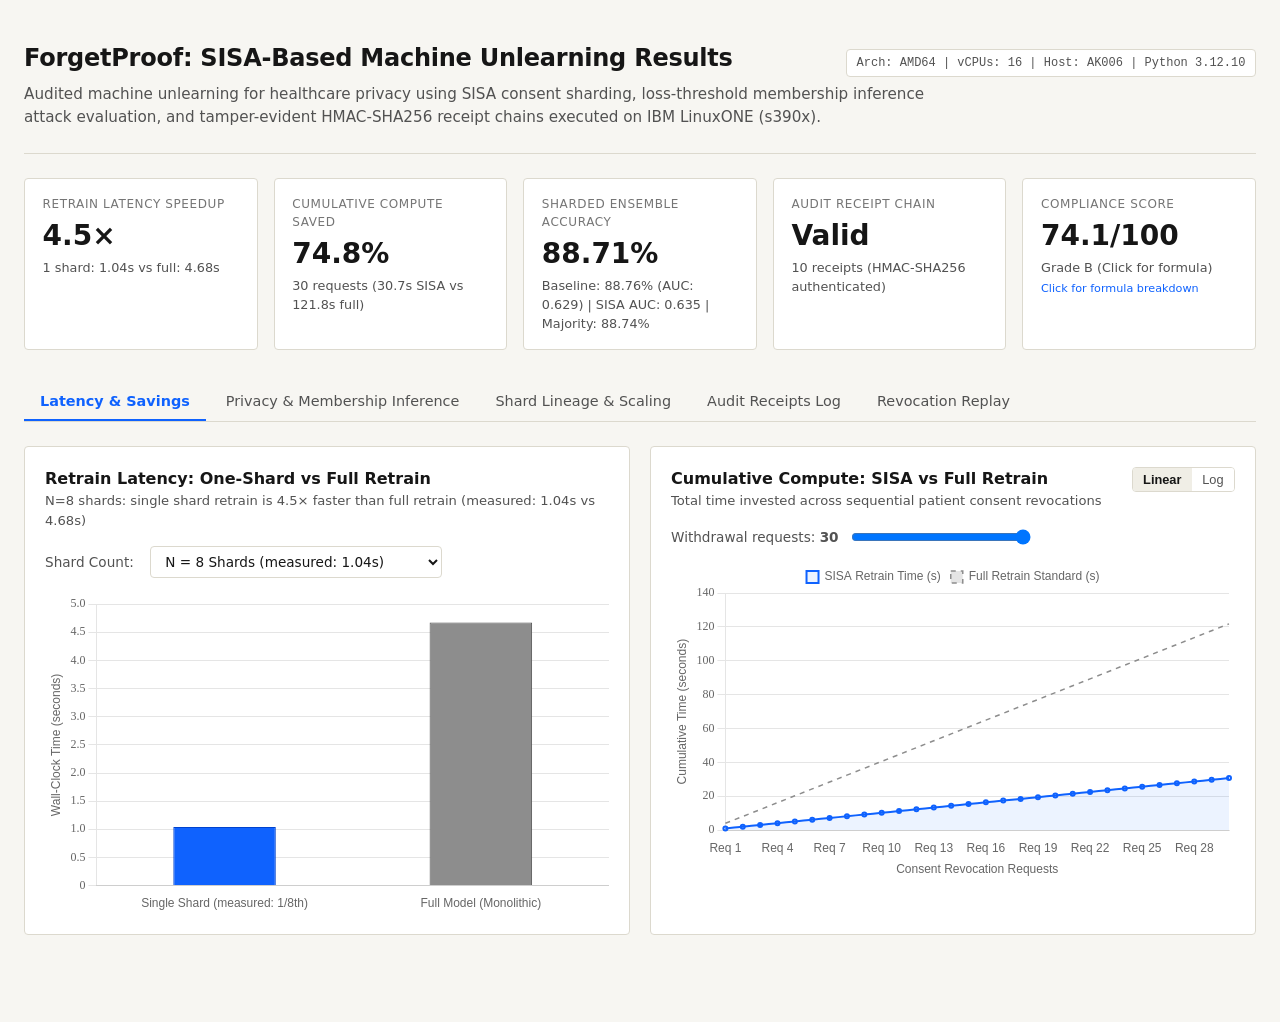
<file: index.html>
<!DOCTYPE html>
<html lang="en">
<head>
    <meta charset="UTF-8">
    <meta name="viewport" content="width=device-width, initial-scale=1.0">
    <meta http-equiv="refresh" content="0; url=dashboard/">
    <title>ForgetProof Dashboard</title>
    <script>
        window.location.replace("dashboard/");
    </script>
</head>
<body style="background:#0a0f1d; color:#e2e8f0; font-family:-apple-system, BlinkMacSystemFont, 'Segoe UI', Roboto, sans-serif; display:flex; flex-direction:column; justify-content:center; align-items:center; height:100vh; margin:0; text-align:center;">
    <h2 style="font-weight:600; margin-bottom:8px;">ForgetProof Executive Dashboard</h2>
    <p style="color:#94a3b8; margin-top:0;">Redirecting to interactive dashboard...</p>
    <p><a href="dashboard/" style="color:#38bdf8; text-decoration:none; font-weight:500;">Click here if not redirected automatically &rarr;</a></p>
</body>
</html>
</file>
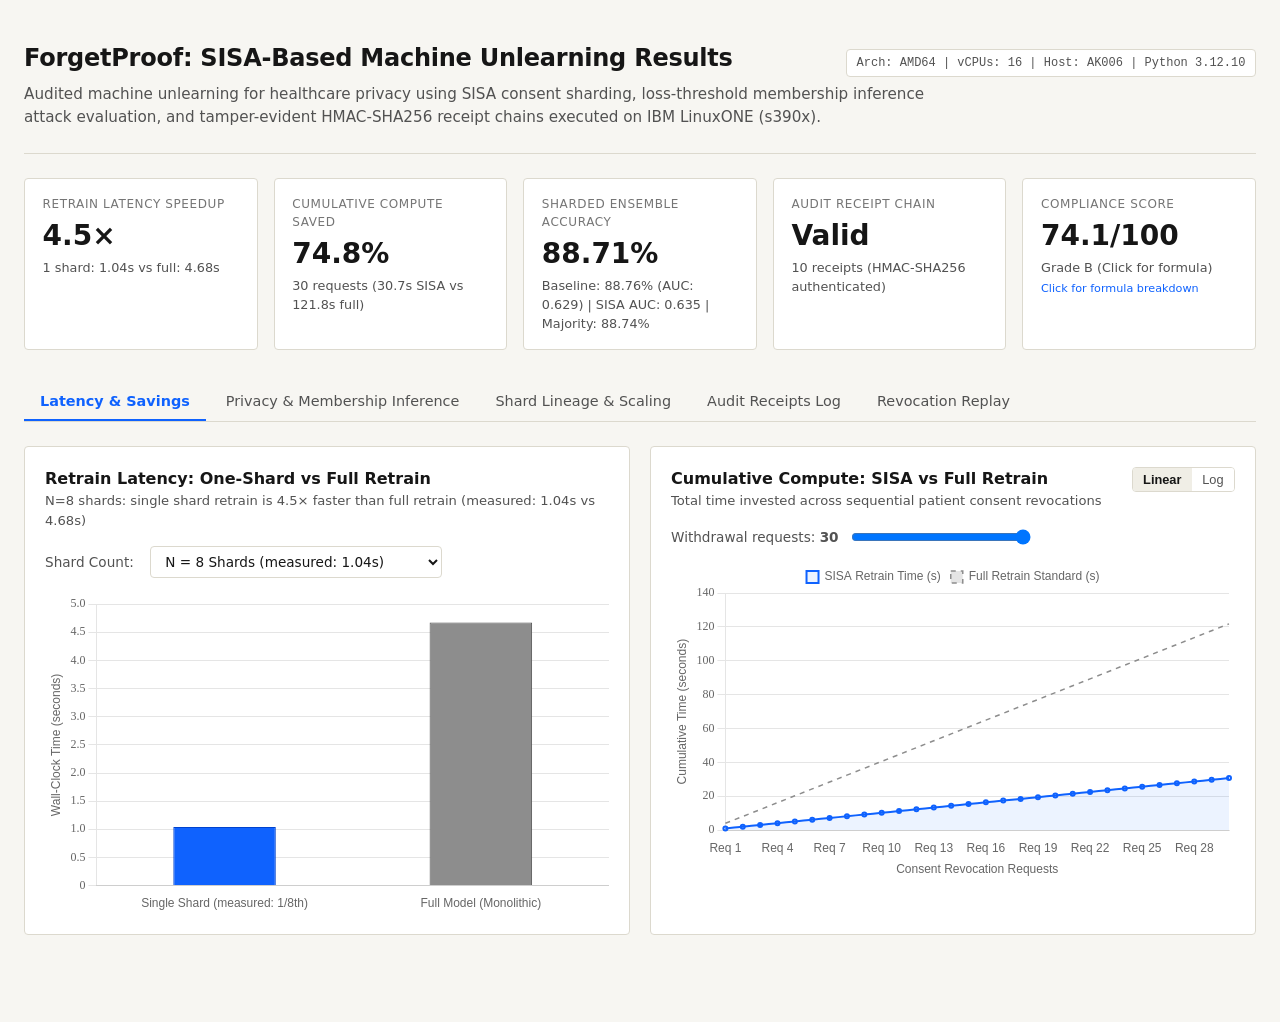
<file: dashboard/index.html>
<!DOCTYPE html>
<html lang="en">
<head>
  <meta charset="UTF-8">
  <meta name="viewport" content="width=device-width, initial-scale=1.0">
  <title>ForgetProof — Machine Unlearning Audit & Results Dashboard</title>
  <link rel="stylesheet" href="style.css">
</head>
<body>
  <div class="dashboard-wrapper">

    <!-- Top Audit Header -->
    <header class="dashboard-header">
      <div class="title-row">
        <h1>ForgetProof: SISA-Based Machine Unlearning Results</h1>
        <span id="hardwareChip" class="hardware-chip"></span>
      </div>
      <p class="summary-text">
        Audited machine unlearning for healthcare privacy using SISA consent sharding, loss-threshold membership inference attack evaluation, and tamper-evident HMAC-SHA256 receipt chains executed on IBM LinuxONE (s390x).
      </p>
    </header>

    <!-- Key Figures Row (5 metrics) -->
    <section class="kpi-row" aria-label="Key Figures">
      <div class="kpi-cell" id="kpiSpeedupCard">
        <div class="kpi-label">Retrain Latency Speedup</div>
        <div class="kpi-num" id="kpiSpeedup">—</div>
        <div class="kpi-context" id="kpiSpeedupSub">—</div>
      </div>

      <div class="kpi-cell" id="kpiSavedCard">
        <div class="kpi-label">Cumulative Compute Saved</div>
        <div class="kpi-num" id="kpiSaved">—</div>
        <div class="kpi-context" id="kpiSavedSub">—</div>
      </div>

      <div class="kpi-cell" id="kpiAccCard">
        <div class="kpi-label">Sharded Ensemble Accuracy</div>
        <div class="kpi-num" id="kpiAcc">—</div>
        <div class="kpi-context" id="kpiAccSub">—</div>
      </div>

      <div class="kpi-cell" id="kpiChainCard">
        <div class="kpi-label">Audit Receipt Chain</div>
        <div class="kpi-num" id="kpiChain">—</div>
        <div class="kpi-context" id="kpiChainSub">—</div>
      </div>

      <div class="kpi-cell kpi-clickable" id="kpiScoreCard">
        <div class="kpi-label">Compliance Score</div>
        <div class="kpi-num" id="kpiScore">—</div>
        <div class="kpi-context" id="kpiScoreSub">—</div>
        <div class="click-hint">Click for formula breakdown</div>
      </div>
    </section>

    <!-- Tabs Navigation -->
    <nav class="tabs-nav" aria-label="Dashboard Sections">
      <button class="tab-button active" data-target="tab-latency">Latency & Savings</button>
      <button class="tab-button" data-target="tab-privacy">Privacy & Membership Inference</button>
      <button class="tab-button" data-target="tab-lineage">Shard Lineage & Scaling</button>
      <button class="tab-button" data-target="tab-receipts">Audit Receipts Log</button>
      <button class="tab-button" data-target="tab-replay">Revocation Replay</button>
    </nav>

    <!-- TAB 1: Latency and Savings -->
    <section id="tab-latency" class="tab-panel active">
      <div class="card-grid">
        <!-- Chart 1: Bar Chart (One-Shard vs Full Retrain) -->
        <div class="content-card">
          <div class="card-title-row">
            <div>
              <div class="card-title">Retrain Latency: One-Shard vs Full Retrain</div>
              <div class="card-subtitle" id="barChartSubtitle">Comparison of wall-clock retraining time per withdrawal request</div>
            </div>
            <div class="control-bar" style="margin-bottom: 0;">
              <label for="shardSelect">Shard Count:</label>
              <select id="shardSelect"></select>
            </div>
          </div>
          <div class="chart-container">
            <canvas id="retrainBarCanvas"></canvas>
          </div>
        </div>

        <!-- Chart 2: Cumulative Compute Chart -->
        <div class="content-card">
          <div class="card-title-row">
            <div>
              <div class="card-title">Cumulative Compute: SISA vs Full Retrain</div>
              <div class="card-subtitle">Total time invested across sequential patient consent revocations</div>
            </div>
            <div class="toggle-group">
              <button id="toggleLinear" class="toggle-option active">Linear</button>
              <button id="toggleLog" class="toggle-option">Log</button>
            </div>
          </div>
          <div class="control-bar">
            <div class="slider-group">
              <label for="withdrawalSlider">Withdrawal requests: <strong id="sliderVal">30</strong></label>
              <input type="range" id="withdrawalSlider" min="1" max="30" value="30">
            </div>
          </div>
          <div class="chart-container">
            <canvas id="cumulativeCanvas"></canvas>
          </div>
        </div>
      </div>
    </section>

    <!-- TAB 2: Privacy and Membership Inference -->
    <section id="tab-privacy" class="tab-panel">
      <div class="card-grid">
        <!-- Chart 3: Overlapping Loss Distribution Histogram -->
        <div class="content-card">
          <div class="card-title-row">
            <div>
              <div class="card-title">Per-Sample Cross-Entropy Loss Distributions</div>
              <div class="card-subtitle">Overlapping distributions for training members, unlearned canaries, and non-members</div>
            </div>
          </div>
          <div class="chart-container">
            <canvas id="lossHistCanvas"></canvas>
          </div>
        </div>

        <!-- Chart 4: Threshold Slider & ROC Curve -->
        <div class="content-card">
          <div class="card-title-row">
            <div>
              <div class="card-title">Membership Inference Attack ROC & Threshold Evaluation</div>
              <div class="card-subtitle">Live adversary detection metrics under varying loss thresholds</div>
            </div>
          </div>
          <div class="control-bar">
            <div class="slider-group">
              <label for="threshSlider">Decision Threshold: <strong id="threshVal">0.0685</strong></label>
              <input type="range" id="threshSlider" min="0.01" max="1.0" step="0.005" value="0.0685">
            </div>
            <div style="display: flex; gap: 1rem; font-family: var(--font-mono); font-size: 0.8rem; align-items: center; flex-wrap: wrap;">
              <span>Attack Acc: <strong id="liveAccuracy">—</strong> <span style="color: var(--text-subtle);">(majority rate: 83.3% at TPR=0)</span></span>
              <span>TPR: <strong id="liveTpr">—</strong></span>
              <span>FPR: <strong id="liveFpr">—</strong></span>
            </div>
          </div>
          <div class="chart-container">
            <canvas id="rocCanvas"></canvas>
          </div>
        </div>
      </div>
      <div class="plain-notice">
        On our canary test, the removed canaries' loss moved toward the non-member distribution after shard retraining. This is one small test and is not proof of forgetting.
      </div>
    </section>

    <!-- TAB 3: Shard Lineage & Scaling -->
    <section id="tab-lineage" class="tab-panel">
      <div class="content-card" style="margin-bottom: 1.25rem;">
        <div class="card-title-row">
          <div>
            <div class="card-title">Shard Sweep Scaling: N=1 to N=16</div>
            <div class="card-subtitle">Tradeoff between isolation granularity, utility, and parallel fitting latency</div>
          </div>
          <div class="toggle-group">
            <button id="toggleScalingAcc" class="toggle-option active">Accuracy</button>
            <button id="toggleScalingTime" class="toggle-option">Retrain Time</button>
          </div>
        </div>
        <div class="chart-container" style="height: 260px;">
          <canvas id="scalingCanvas"></canvas>
        </div>
      </div>

      <div class="content-card">
        <div class="card-title-row">
          <div>
            <div class="card-title">Interactive Consent Shard Lineage</div>
            <div class="card-subtitle">Hover or click any shard to trace its isolated training path through the SISA ensemble</div>
          </div>
        </div>
        <div class="lineage-svg-wrap" id="lineageSvgWrap"></div>
      </div>
    </section>

    <!-- TAB 4: Audit Receipts Log -->
    <section id="tab-receipts" class="tab-panel">
      <div class="content-card">
        <div class="card-title-row">
          <div>
            <div class="card-title">Tamper-Evident SHA-256 + HMAC Audit Trail</div>
            <div class="card-subtitle">Cryptographic log of all executed consent withdrawal requests with immutable chaining</div>
          </div>
          <div style="display: flex; gap: 0.75rem; align-items: center;">
            <input type="text" id="receiptSearch" placeholder="Filter receipts (ID, shard...)" style="width: 220px;">
            <button id="btnVerifyChain" class="btn-primary">Verify Hash Chain</button>
          </div>
        </div>

        <div id="verifyOutput" class="verify-output"></div>

        <div class="table-container" style="margin-top: 1rem;">
          <table class="audit-table">
            <thead>
              <tr>
                <th data-col="index">#</th>
                <th data-col="request_id">Request ID</th>
                <th data-col="record_id">Record ID</th>
                <th data-col="shard_id">Target Shard</th>
                <th data-col="retrain_time_seconds">Retrain Time</th>
                <th>Result</th>
                <th data-col="hash">SHA-256 Hash Prefix</th>
              </tr>
            </thead>
            <tbody id="receiptsTableBody"></tbody>
          </table>
        </div>
      </div>
    </section>

    <!-- TAB 5: Revocation Replay -->
    <section id="tab-replay" class="tab-panel">
      <div class="content-card">
        <div class="card-title-row">
          <div>
            <div class="card-title">Replay of Recorded Run</div>
            <div class="card-subtitle">Step-by-step sequential inspection of the 30 recorded consent withdrawal events</div>
            <div style="font-size: 0.8rem; color: var(--text-subtle); margin-top: 0.35rem;">Replay uses the 30-request simulation; the receipts table lists the 10 receipts generated in the audit run.</div>
          </div>
          <div class="control-bar" style="margin-bottom: 0;">
            <span id="replayStepCounter" style="font-family: var(--font-mono); font-weight: 600;">Event 1 of 30</span>
            <button id="replayPrev" class="btn-secondary">Previous</button>
            <button id="replayNext" class="btn-secondary">Next</button>
            <button id="replayPlay" class="btn-primary">Play</button>
            <button id="replayReset" class="btn-secondary">Reset</button>
          </div>
        </div>

        <div class="replay-status-box" id="replayConsole">
          Loading replay stream...
        </div>
      </div>
    </section>

  </div>

  <!-- Compliance Score Modal Disclosure -->
  <div class="modal-overlay" id="complianceModal">
    <div class="modal-dialog">
      <div class="modal-header">
        <div class="modal-title">Compliance Score Formula & Components</div>
        <button class="modal-close" id="closeComplianceModal">&times;</button>
      </div>
      <div class="modal-body">
        <p>
          <strong>Label:</strong> Our own summary metric, not a regulatory standard.
        </p>
        <p>
          The compliance score evaluates how effectively the system fulfills right-to-be-forgotten requests across four core pillars (total: 100 points):
        </p>
        <ul>
          <li><strong>Fulfillment Rate (30 pts max):</strong> Percentage of submitted withdrawal requests successfully executed without errors. Earned: 30.0 / 30.0.</li>
          <li><strong>Speed & Latency (25 pts max):</strong> Wall-clock retrain latency benchmarked against the monolithic retrain standard. Earned: 24.1 / 25.0.</li>
          <li><strong>Privacy Protection (25 pts max):</strong> Membership inference mitigation: 0.0 pts awarded. Leakage reduction is -0.01 (no measurable reduction on canary test), so no privacy credit is granted. Earned: 0.0 / 25.0.</li>
          <li><strong>Chain Integrity (20 pts max):</strong> Cryptographic verification of the SHA-256 hash chain and HMAC-SHA256 signatures. Earned: 20.0 / 20.0.</li>
        </ul>
        <p>
          <strong>Total Recomputed Score:</strong> 74.1 / 100 (Grade B).
        </p>
        <p style="font-size: 0.8rem; color: var(--text-subtle);">
          Note: This internal scoring framework is designed to help operators benchmark unlearning service quality, but does not constitute legal or regulatory certification under GDPR, HIPAA, or CCPA.
        </p>
      </div>
    </div>
  </div>

  <!-- Local Offline Scripts (No CDN, no network calls) -->
  <script src="./vendor/chart.umd.min.js"></script>
  <script src="./data.js"></script>
  <script src="./app.js"></script>
</body>
</html>
</file>
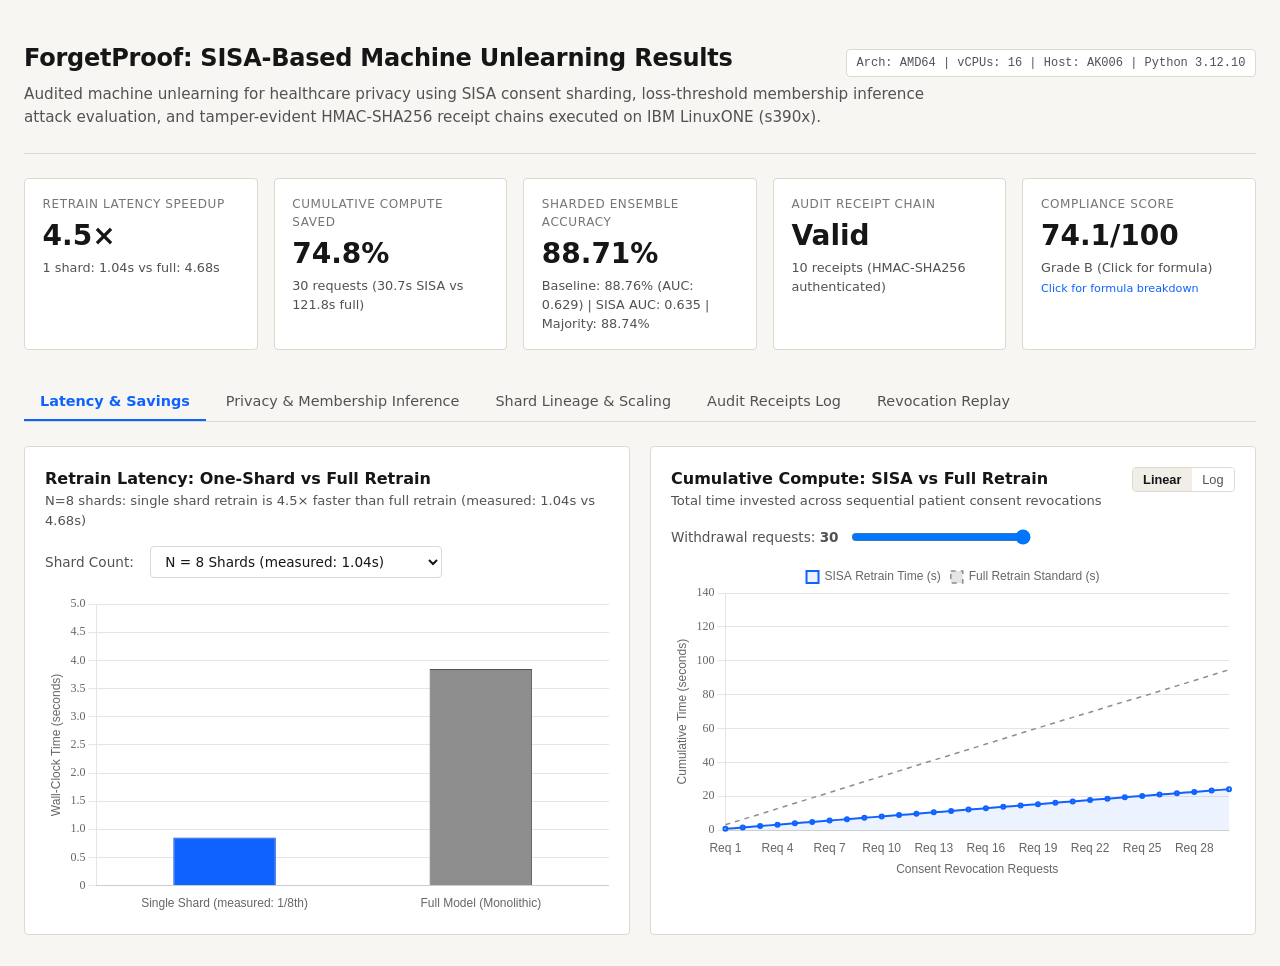
<file: outputs/compliance_report.html>
<!DOCTYPE html>
<html lang="en">
<head>
    <meta charset="UTF-8">
    <meta http-equiv="refresh" content="0; url=index.html">
    <title>Redirecting to ForgetProof Dashboard...</title>
</head>
<body style="background:#0a0f1d; color:#fff; font-family:sans-serif; text-align:center; padding-top:20vh;">
    <h2>Loading ForgetProof Executive Dashboard...</h2>
    <p><a href="index.html" style="color:#38bdf8;">Click here if not redirected automatically</a></p>
</body>
</html>
</file>
<file: dashboard/style.css>
/* ForgetProof Results Dashboard — Clean Audit Document Style */
:root {
  --bg-page: #f7f6f2;
  --bg-card: #ffffff;
  --bg-subtle: #f0eee6;
  --border-color: #dcd9ce;
  --border-focus: #0f62fe;
  --text-main: #161616;
  --text-muted: #525252;
  --text-subtle: #757575;
  --accent-ibm: #0f62fe;
  --accent-hover: #0353e9;
  --status-valid-bg: #defbe6;
  --status-valid-text: #0e6027;
  --status-valid-border: #a7f0ba;
  --font-sans: "IBM Plex Sans", system-ui, -apple-system, "Segoe UI", Roboto, Helvetica, Arial, sans-serif;
  --font-mono: "IBM Plex Mono", "SF Mono", Consolas, Menlo, Monaco, monospace;
}

@media (prefers-color-scheme: dark) {
  :root {
    --bg-page: #121212;
    --bg-card: #1e1e1e;
    --bg-subtle: #282828;
    --border-color: #393939;
    --border-focus: #4589ff;
    --text-main: #f4f4f4;
    --text-muted: #c6c6c6;
    --text-subtle: #8d8d8d;
    --accent-ibm: #4589ff;
    --accent-hover: #78a9ff;
    --status-valid-bg: #0e2e17;
    --status-valid-text: #6fdc8c;
    --status-valid-border: #195e2b;
  }
}

* {
  margin: 0;
  padding: 0;
  box-sizing: border-box;
}

body {
  font-family: var(--font-sans);
  background-color: var(--bg-page);
  color: var(--text-main);
  line-height: 1.5;
  -webkit-font-smoothing: antialiased;
  padding: 2.5rem 1.5rem 4rem;
}

.dashboard-wrapper {
  max-width: 1360px;
  margin: 0 auto;
}

/* Header */
.dashboard-header {
  border-bottom: 1px solid var(--border-color);
  padding-bottom: 1.5rem;
  margin-bottom: 1.5rem;
}

.title-row {
  display: flex;
  justify-content: space-between;
  align-items: baseline;
  flex-wrap: wrap;
  gap: 1rem;
}

h1 {
  font-size: 1.5rem;
  font-weight: 600;
  letter-spacing: -0.01em;
  color: var(--text-main);
}

.hardware-chip {
  font-family: var(--font-mono);
  font-size: 0.75rem;
  color: var(--text-muted);
  background: var(--bg-card);
  border: 1px solid var(--border-color);
  border-radius: 4px;
  padding: 0.25rem 0.6rem;
  font-variant-numeric: tabular-nums;
}

.summary-text {
  font-size: 0.95rem;
  color: var(--text-muted);
  margin-top: 0.4rem;
  max-width: 950px;
}

/* Key Figures Row */
.kpi-row {
  display: grid;
  grid-template-columns: repeat(5, 1fr);
  gap: 1rem;
  margin-bottom: 2rem;
}

@media (max-width: 1024px) {
  .kpi-row {
    grid-template-columns: repeat(2, 1fr);
  }
}
@media (max-width: 640px) {
  .kpi-row {
    grid-template-columns: 1fr;
  }
}

.kpi-cell {
  background: var(--bg-card);
  border: 1px solid var(--border-color);
  border-radius: 4px;
  padding: 1rem 1.1rem;
  position: relative;
  cursor: default;
}

.kpi-label {
  font-size: 0.75rem;
  font-weight: 500;
  text-transform: uppercase;
  letter-spacing: 0.05em;
  color: var(--text-subtle);
  margin-bottom: 0.35rem;
}

.kpi-num {
  font-size: 1.75rem;
  font-weight: 600;
  color: var(--text-main);
  font-variant-numeric: tabular-nums;
  line-height: 1.2;
}

.kpi-context {
  font-size: 0.8rem;
  color: var(--text-muted);
  margin-top: 0.35rem;
  font-variant-numeric: tabular-nums;
}

.kpi-clickable {
  cursor: pointer;
}
.kpi-clickable:hover {
  border-color: var(--border-focus);
}
.click-hint {
  font-size: 0.7rem;
  color: var(--accent-ibm);
  margin-top: 0.25rem;
}

/* Tabs Navigation */
.tabs-nav {
  display: flex;
  gap: 0.25rem;
  border-bottom: 1px solid var(--border-color);
  margin-bottom: 1.5rem;
  overflow-x: auto;
}

.tab-button {
  background: transparent;
  border: none;
  font-family: var(--font-sans);
  font-size: 0.9rem;
  font-weight: 500;
  color: var(--text-muted);
  padding: 0.65rem 1rem;
  border-bottom: 2px solid transparent;
  cursor: pointer;
  white-space: nowrap;
}

.tab-button:hover {
  color: var(--text-main);
}

.tab-button.active {
  color: var(--accent-ibm);
  border-bottom-color: var(--accent-ibm);
  font-weight: 600;
}

/* Tab Panels */
.tab-panel {
  display: none;
}
.tab-panel.active {
  display: block;
}

/* Card Containers */
.card-grid {
  display: grid;
  grid-template-columns: repeat(auto-fit, minmax(560px, 1fr));
  gap: 1.25rem;
  margin-bottom: 1.5rem;
}

@media (max-width: 680px) {
  .card-grid {
    grid-template-columns: 1fr;
  }
}

.content-card {
  background: var(--bg-card);
  border: 1px solid var(--border-color);
  border-radius: 4px;
  padding: 1.25rem;
}

.card-title-row {
  display: flex;
  justify-content: space-between;
  align-items: baseline;
  margin-bottom: 1rem;
  gap: 1rem;
  flex-wrap: wrap;
}

.card-title {
  font-size: 1rem;
  font-weight: 600;
  color: var(--text-main);
}

.card-subtitle {
  font-size: 0.82rem;
  color: var(--text-muted);
}

/* Chart Canvas Wrapper */
.chart-container {
  position: relative;
  width: 100%;
  height: 320px;
}

/* Form Controls */
.control-bar {
  display: flex;
  align-items: center;
  gap: 1rem;
  margin-bottom: 0.85rem;
  flex-wrap: wrap;
  font-size: 0.85rem;
  color: var(--text-muted);
}

.control-bar select,
.control-bar input[type="text"],
.control-bar button {
  font-family: var(--font-sans);
  font-size: 0.85rem;
  padding: 0.35rem 0.65rem;
  border: 1px solid var(--border-color);
  border-radius: 4px;
  background: var(--bg-card);
  color: var(--text-main);
}

.control-bar select:focus,
.control-bar input[type="text"]:focus {
  outline: none;
  border-color: var(--border-focus);
}

.btn-secondary {
  cursor: pointer;
  font-weight: 500;
}
.btn-secondary:hover {
  background: var(--bg-subtle);
}

.btn-primary {
  background: var(--accent-ibm);
  color: #ffffff !important;
  border: 1px solid var(--accent-ibm) !important;
  cursor: pointer;
  font-weight: 500;
}
.btn-primary:hover {
  background: var(--accent-hover);
}

/* Range Slider */
.slider-group {
  display: flex;
  align-items: center;
  gap: 0.75rem;
}
.slider-group input[type="range"] {
  width: 180px;
}

/* Toggle Switch */
.toggle-group {
  display: inline-flex;
  border: 1px solid var(--border-color);
  border-radius: 4px;
  overflow: hidden;
}
.toggle-option {
  padding: 0.25rem 0.65rem;
  font-size: 0.8rem;
  cursor: pointer;
  background: var(--bg-card);
  color: var(--text-muted);
  border: none;
}
.toggle-option.active {
  background: var(--bg-subtle);
  color: var(--text-main);
  font-weight: 600;
}

/* Table Styles */
.table-container {
  overflow-x: auto;
  border: 1px solid var(--border-color);
  border-radius: 4px;
}

table.audit-table {
  width: 100%;
  border-collapse: collapse;
  font-size: 0.85rem;
  text-align: left;
}

table.audit-table th {
  background: var(--bg-subtle);
  color: var(--text-main);
  font-weight: 600;
  padding: 0.65rem 0.85rem;
  border-bottom: 1px solid var(--border-color);
  cursor: pointer;
  user-select: none;
  white-space: nowrap;
}

table.audit-table th:hover {
  background: var(--border-color);
}

table.audit-table td {
  padding: 0.65rem 0.85rem;
  border-bottom: 1px solid var(--border-color);
  font-variant-numeric: tabular-nums;
  vertical-align: middle;
}

table.audit-table tr:last-child td {
  border-bottom: none;
}

table.audit-table tr.receipt-row {
  cursor: pointer;
}
table.audit-table tr.receipt-row:hover td {
  background: var(--bg-subtle);
}

table.audit-table tr.expanded-details td {
  background: var(--bg-subtle);
  font-family: var(--font-mono);
  font-size: 0.8rem;
  padding: 1rem;
}

.mono-hash {
  font-family: var(--font-mono);
  font-size: 0.8rem;
}

.badge-tag {
  display: inline-block;
  padding: 0.15rem 0.5rem;
  font-size: 0.75rem;
  border-radius: 3px;
  font-weight: 500;
}

.badge-valid {
  background: var(--status-valid-bg);
  color: var(--status-valid-text);
  border: 1px solid var(--status-valid-border);
}

/* Modal Disclosure */
.modal-overlay {
  display: none;
  position: fixed;
  inset: 0;
  background: rgba(0, 0, 0, 0.4);
  z-index: 100;
  align-items: center;
  justify-content: center;
  padding: 1rem;
}
.modal-overlay.active {
  display: flex;
}
.modal-dialog {
  background: var(--bg-card);
  border: 1px solid var(--border-color);
  border-radius: 4px;
  max-width: 640px;
  width: 100%;
  padding: 1.5rem;
  box-shadow: 0 4px 20px rgba(0, 0, 0, 0.15);
}
.modal-header {
  display: flex;
  justify-content: space-between;
  align-items: baseline;
  margin-bottom: 1rem;
  border-bottom: 1px solid var(--border-color);
  padding-bottom: 0.5rem;
}
.modal-title {
  font-size: 1.1rem;
  font-weight: 600;
}
.modal-close {
  background: none;
  border: none;
  font-size: 1.25rem;
  color: var(--text-muted);
  cursor: pointer;
}
.modal-body {
  font-size: 0.9rem;
  color: var(--text-muted);
}
.modal-body p {
  margin-bottom: 0.75rem;
}
.modal-body ul {
  margin: 0.5rem 0 1rem 1.5rem;
}
.modal-body li {
  margin-bottom: 0.35rem;
}

/* SVG Lineage Diagram */
.lineage-svg-wrap {
  width: 100%;
  overflow-x: auto;
  border: 1px solid var(--border-color);
  background: var(--bg-card);
  border-radius: 4px;
  padding: 1rem;
}
svg.lineage-svg text {
  font-family: var(--font-sans);
  fill: var(--text-main);
  user-select: none;
}
svg.lineage-svg .mono-text {
  font-family: var(--font-mono);
  font-size: 11px;
}
svg.lineage-svg rect.node {
  fill: var(--bg-subtle);
  stroke: var(--border-color);
  stroke-width: 1;
  transition: all 0.2s;
  cursor: pointer;
}
svg.lineage-svg rect.node:hover,
svg.lineage-svg rect.node.highlighted {
  stroke: var(--accent-ibm);
  stroke-width: 2;
  fill: var(--bg-card);
}
svg.lineage-svg path.link {
  fill: none;
  stroke: var(--border-color);
  stroke-width: 1;
  transition: all 0.2s;
}
svg.lineage-svg path.link.highlighted {
  stroke: var(--accent-ibm);
  stroke-width: 2;
}

/* Disclaimer / Plain Notice */
.plain-notice {
  font-size: 0.82rem;
  color: var(--text-muted);
  border-left: 2px solid var(--border-color);
  padding-left: 0.75rem;
  margin-top: 1rem;
}

/* Replay Console */
.replay-panel {
  display: flex;
  gap: 1.5rem;
  flex-wrap: wrap;
}
.replay-controls {
  flex: 1;
  min-width: 320px;
}
.replay-status-box {
  background: var(--bg-subtle);
  border: 1px solid var(--border-color);
  border-radius: 4px;
  padding: 1rem;
  font-family: var(--font-mono);
  font-size: 0.85rem;
  line-height: 1.6;
}

/* Verification State */
.verify-output {
  margin-top: 0.75rem;
  font-family: var(--font-mono);
  font-size: 0.85rem;
  padding: 0.6rem 0.85rem;
  border-radius: 4px;
  display: none;
}
.verify-output.success {
  display: block;
  background: var(--status-valid-bg);
  color: var(--status-valid-text);
  border: 1px solid var(--status-valid-border);
}
.verify-output.failure {
  display: block;
  background: #ffebe9;
  color: #cf222e;
  border: 1px solid #ff8182;
}
</file>
